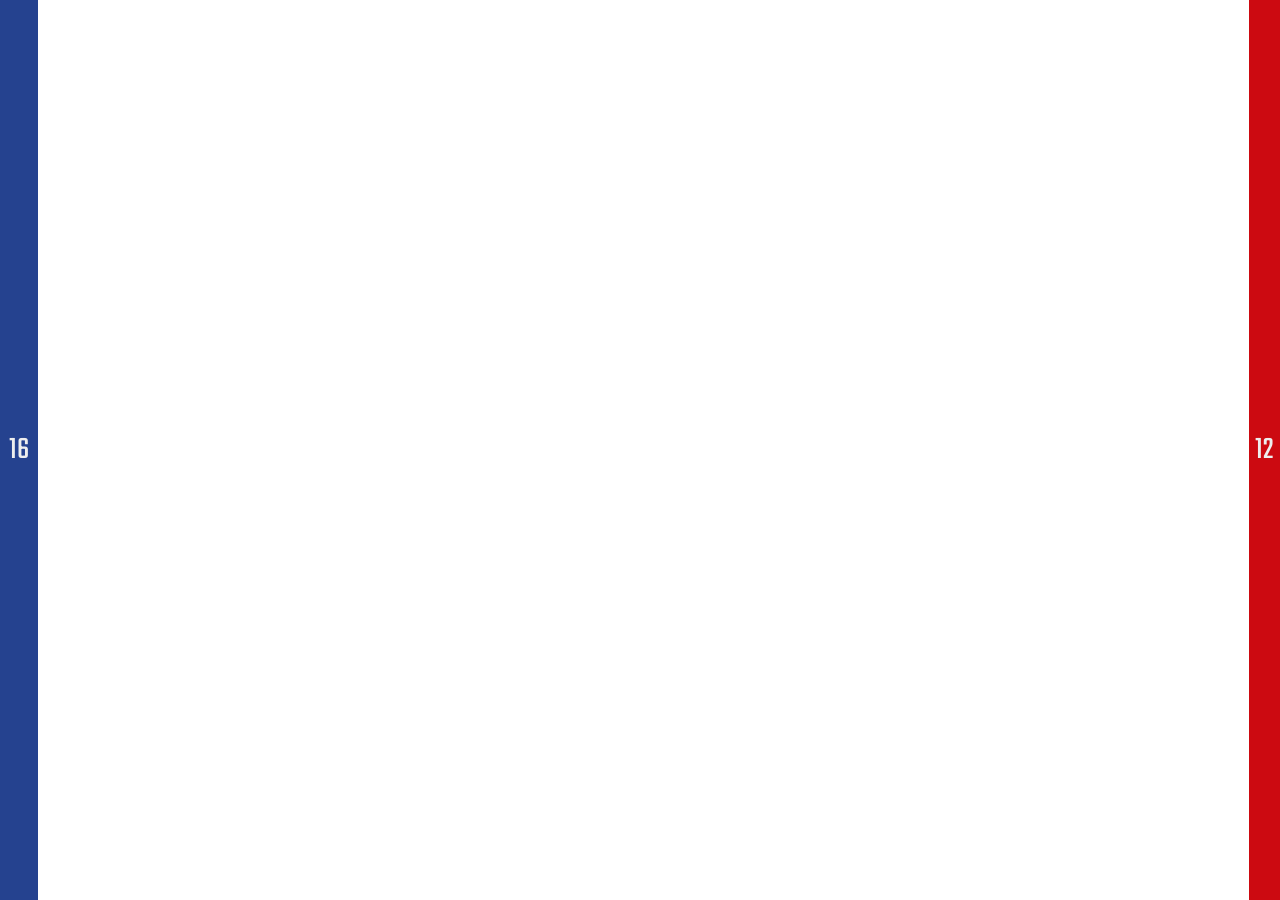
<file: public_html/index.html>
<!DOCTYPE html>
<html lang="en">
<head>
    <meta charset="UTF-8">
    <title>US Election</title>
    <link rel="stylesheet" href="style.css">
    <link href="https://fonts.googleapis.com/css2?family=Teko:wght@300&display=swap" rel="stylesheet">
</head>
<body>

<div id="biden" style="--biden-width: 2.96%"><span>16</span></div>
<div class="line"></div>
<div id="trump" style="--trump-width: 2.41%"><span>12</span></div>
</body>
</html>
</file>
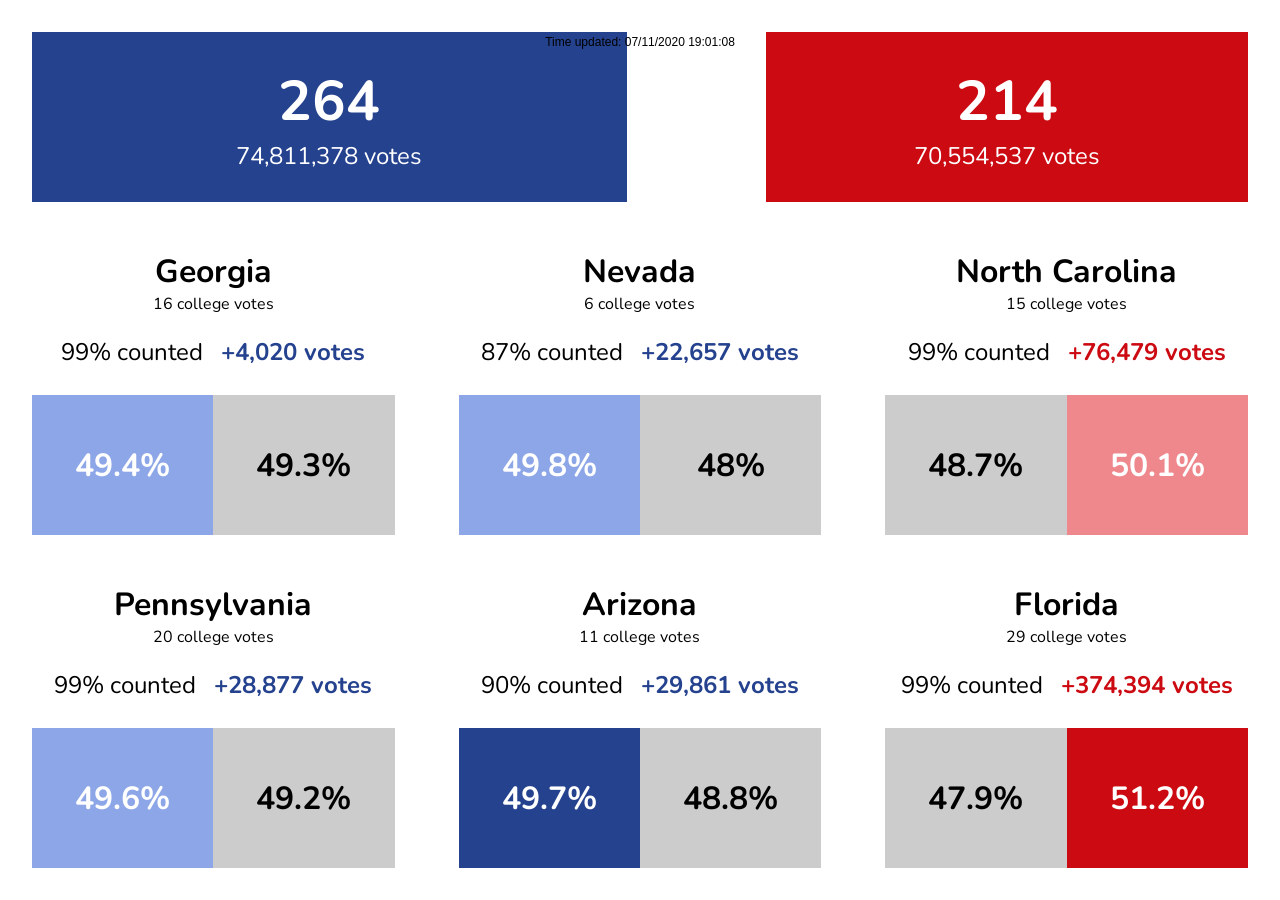
<file: public_html/us-election/index.html>
<!DOCTYPE html>
<html lang="en">
<head>
    <meta charset="UTF-8">
    <meta http-equiv="Cache-Control" content="no-cache, no-store, must-revalidate" />
    <meta http-equiv="Pragma" content="no-cache" />
    <meta http-equiv="Expires" content="0" />
    <title>2020 US Election Results</title>
    <script src="https://code.jquery.com/jquery-3.5.1.min.js" integrity="sha256-9/aliU8dGd2tb6OSsuzixeV4y/faTqgFtohetphbbj0=" crossorigin="anonymous"></script>
    <script type="text/javascript" src="script.js"></script>
    <link rel="stylesheet" href="style.css">
    <link href="https://fonts.googleapis.com/css2?family=Nunito:wght@400;700&display=swap" rel="stylesheet">
</head>
<body>
    <div id="container">
        <div id="colleges">
            <div id="biden" class="candidate"></div>
            <div id="trump" class="candidate"></div>
        </div>
        <div id="battlegrounds">
            <div class="battleground-state" id="georgia"></div>
            <div class="battleground-state" id="nevada"></div>
            <div class="battleground-state" id="north-carolina"></div>
            <div class="battleground-state" id="pennsylvania"></div>
            <div class="battleground-state" id="arizona"></div>
            <div class="battleground-state" id="florida"></div>
        </div>
    </div>
<div id="time-updated"></div>
</body>
</html>
</file>
<file: public_html/style.css>
* {
    margin: 0;
    padding: 0;
}

body {
    font-family: 'Teko', sans-serif;
    width: 100vw;
    height: 100vh;
    display: flex;
    justify-content: space-between;
}

#biden {
    height: 100%;
    width: var(--biden-width);
    /*width 16*/
    background: #25428f;
}

#line {
    width: 0;
    height: 100%;
    border: 2px solid #111;
}

#trump {
    height: 100%;
    width: var(--trump-width);
    background: #cc0a11;
}

#biden, #trump {
    display: flex;
        align-items:center;
    justify-content:center;
}

span {
    color: #eee;
    font-size: 200%;
}
</file>
<file: public_html/us-election/style.css>
* {
    margin: 0;
    padding: 0;
    box-sizing: border-box;
}

body {
    width: 100vw;
    height: 100vh;
    font-family: 'Nunito', sans-serif;
}

span {
    text-align: center;
}

#container {
    width: 100%;
    height: 100%;
    display: grid;
    grid-template-rows: 1fr 2fr;
}

#colleges {
    padding: 2em;
    display: flex;
    justify-content: space-between;
}

#biden {
    height: 100%;
    width: var(--biden-width);
    background: #25428f;
}

#trump {
    height: 100%;
    width: var(--trump-width);
    background: #cc0a11;
}

.candidate {
    display: flex;
    align-items:center;
    justify-content:center;
}

.totals {
    display: grid;
}

.total-colleges {
    color: #fff;
    font-size: 3.5em;
    font-weight: bold;
}

.total-votes {
    color: #fff;
    font-size: 1.5em;
}

#time-updated {
    font-family: Verdana, Arial, sans-serif;
    position: absolute;
    left: 50%;
    top: 5%;
    width: 250px;
    height: 20px;
    margin-left: -125px;
    margin-top: -10px;
    text-align: center;
    font-size: 0.75em;
}

#battlegrounds {
    display: grid;
    grid-template-columns: 1fr 1fr 1fr;
    grid-template-rows: 1fr 1fr;
}

.battleground-state {
    width: 100%;
    height: 100%;
    display: grid;
    grid-template-rows: 1fr 1fr 1fr 4fr;
    padding: 1em;
}

.perc-container {
    display: flex;
    height: 100%;
    font-size: 1em;
    grid-template-columns: 1fr 1fr;
    justify-content: stretch;
    padding: 1em;
}

.perc {
    width:50%;
    height:100%;
    display: grid;
    align-items:center;
    justify-items:center;
}

.state-label {
    font-size: 2em;
    font-weight: bold;
}

.counted-label {
    font-size: 1.5em;
}

.colleges-label  {
    font-size: 1em;
}

.perc-label {
    font-size: 2em;
    font-weight: bold;
}

@media only screen and (max-width: 720px) {
    body {
        font-size: 75%;
    }
}
</file>
